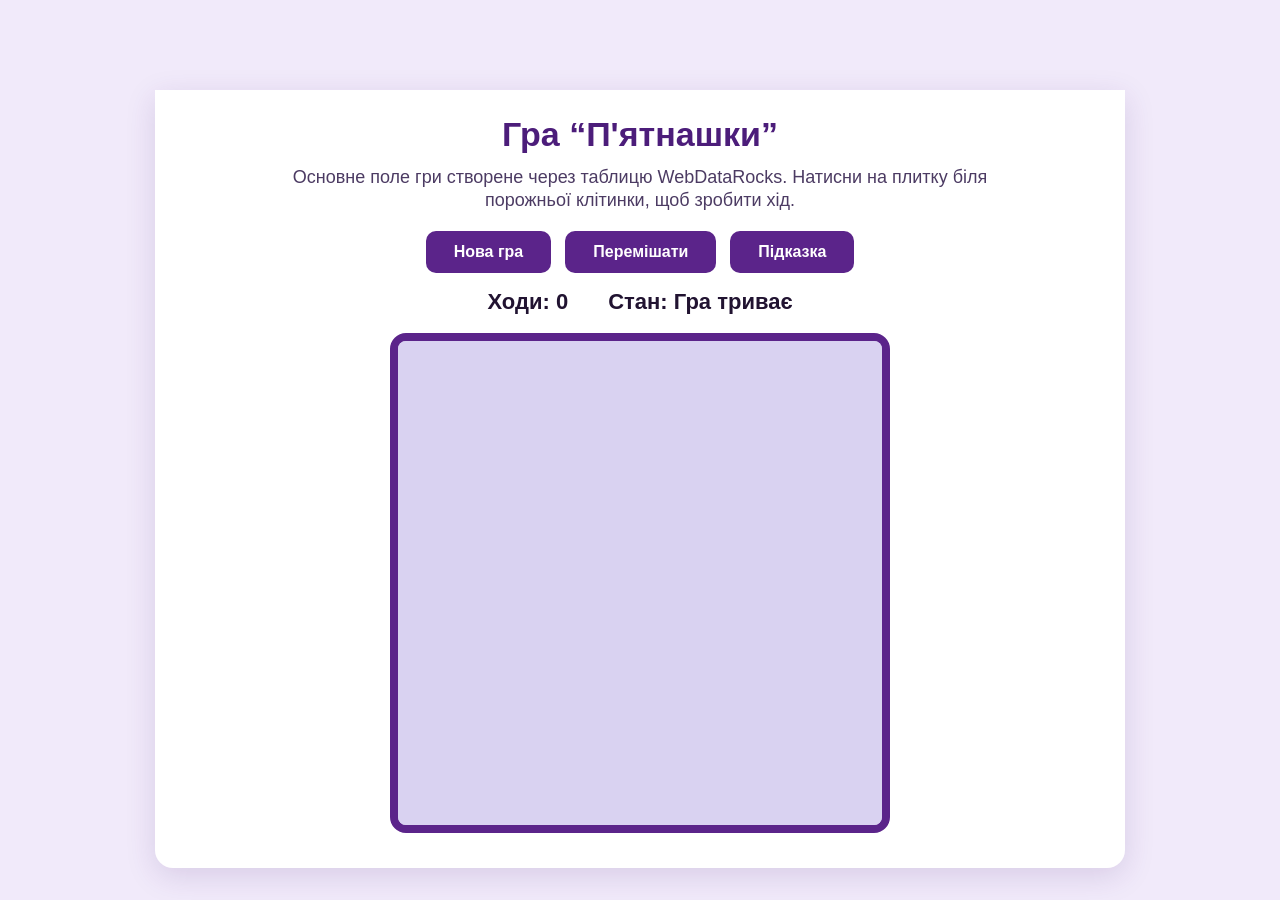
<file: Bonus/index.html>
<!DOCTYPE html>
<html lang="uk">
<head>
    <meta charset="UTF-8">
    <title>П'ятнашки WebDataRocks</title>

    <link rel="stylesheet" href="https://cdn.webdatarocks.com/latest/webdatarocks.min.css">
    <link rel="stylesheet" href="style.css">
</head>
<body>

<div class="game">
    <h1>Гра “П'ятнашки”</h1>

    <p class="description">
        Основне поле гри створене через таблицю WebDataRocks.
        Натисни на плитку біля порожньої клітинки, щоб зробити хід.
    </p>

    <div class="buttons">
        <button onclick="newGame()">Нова гра</button>
        <button onclick="shuffleGame()">Перемішати</button>
        <button onclick="showHint()">Підказка</button>
    </div>

    <div class="info">
        <span>Ходи: <b id="moves">0</b></span>
        <span>Стан: <b id="status">Гра триває</b></span>
    </div>

    <div class="board-frame">
        <div id="wdr-component"></div>
    </div>
</div>

<script src="https://cdn.webdatarocks.com/latest/webdatarocks.js"></script>
<script src="script.js"></script>

</body>
</html>
</file>
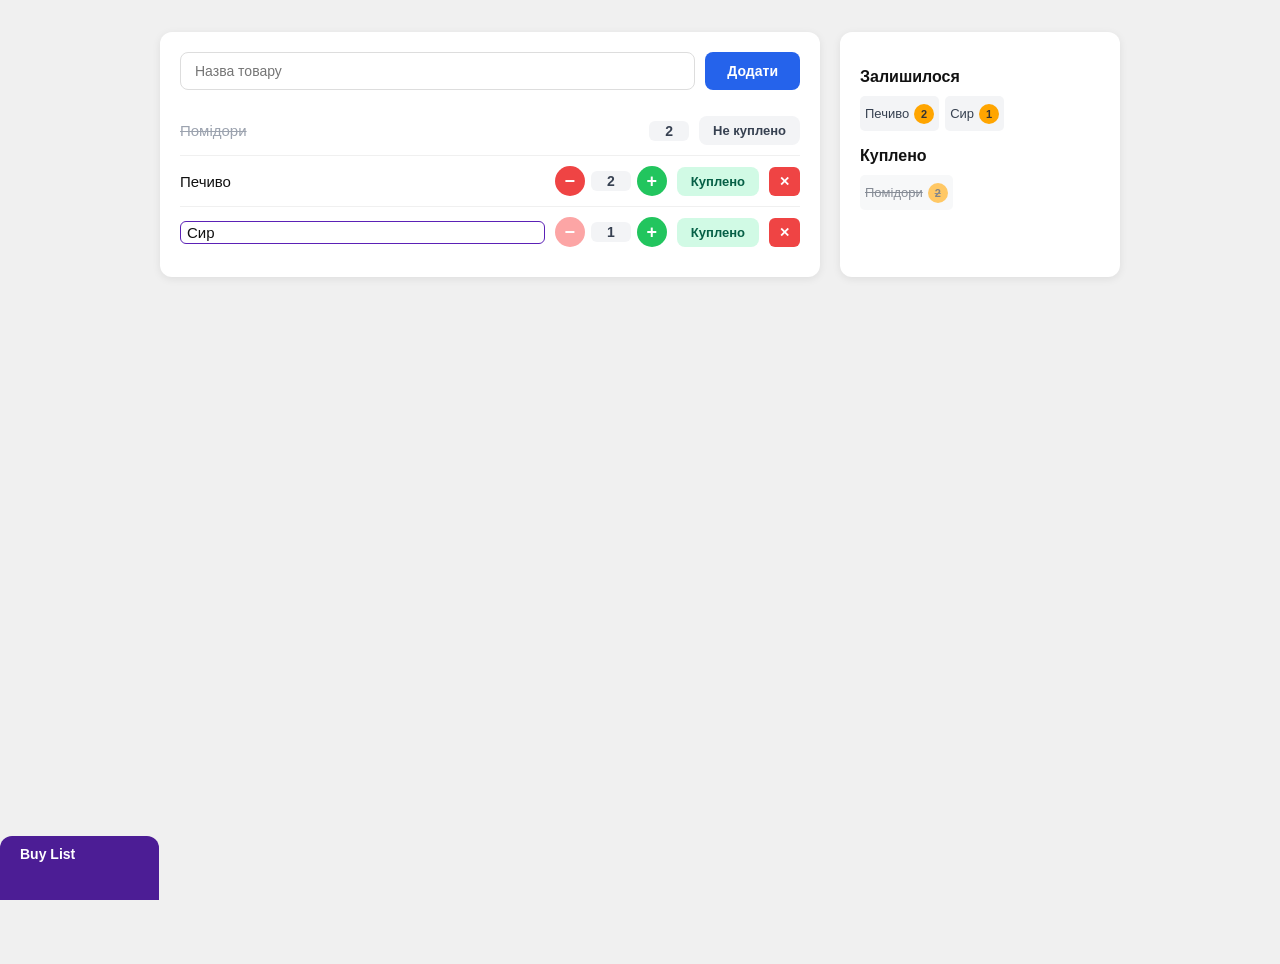
<file: Hw-1/index.html>
<!DOCTYPE html>
<html lang="uk">
<head>
  <meta charset="UTF-8" />
  <meta name="viewport" content="width=device-width, initial-scale=1.0"/>
  <title>Buy List</title>
  <link rel="stylesheet" href="styles.css" />
</head>
<body>

<div class="app-wrapper">

  <div class="card">
    <div class="add-row">
      <input type="text" placeholder="Назва товару" />
      <button class="btn btn-add" data-tooltip="Додати товар">Додати</button>
    </div>

    <div class="item-row">
      <span class="item-name bought-name">Помідори</span>
      <span class="qty-display">2</span>
      <button class="btn btn-toggle" data-tooltip="Позначити як куплено">Не куплено</button>
    </div>

    <div class="item-row">
      <span class="item-name">Печиво</span>
      <div class="qty-controls">
        <button class="btn-qty minus" data-tooltip="Зменшити кількість">−</button>
        <span class="qty-display">2</span>
        <button class="btn-qty plus" data-tooltip="Збільшити кількість">+</button>
      </div>
      <button class="btn btn-toggle bought" data-tooltip="Позначити як не куплено">Куплено</button>
      <button class="btn btn-delete" data-tooltip="Видалити товар">✕</button>
    </div>

    <div class="item-row">
      <span class="item-name editing">Сир</span>
      <div class="qty-controls">
        <button class="btn-qty minus disabled" data-tooltip="Зменшити кількість">−</button>
        <span class="qty-display">1</span>
        <button class="btn-qty plus" data-tooltip="Збільшити кількість">+</button>
      </div>
      <button class="btn btn-toggle bought" data-tooltip="Позначити як не куплено">Куплено</button>
      <button class="btn btn-delete" data-tooltip="Видалити товар">✕</button>
    </div>
  </div>

  <div class="card">
    <div class="summary-section">
      <h3>Залишилося</h3>
      <div class="tags">
        <span class="product-item">Печиво <span class="amount">2</span></span>
        <span class="product-item">Сир <span class="amount">1</span></span>
      </div>
    </div>
    <div class="summary-section">
      <h3>Куплено</h3>
      <div class="tags">
        <span class="product-item bought-tag">Помідори <span class="amount">2</span></span>
      </div>
    </div>
  </div>

</div>

<div class="badge">
  <div class="badge-title">Buy List</div>
  <div class="badge-author">Created by:<br><strong>Кристина Попкова</strong></div>
</div>

</body>
</html>
</file>
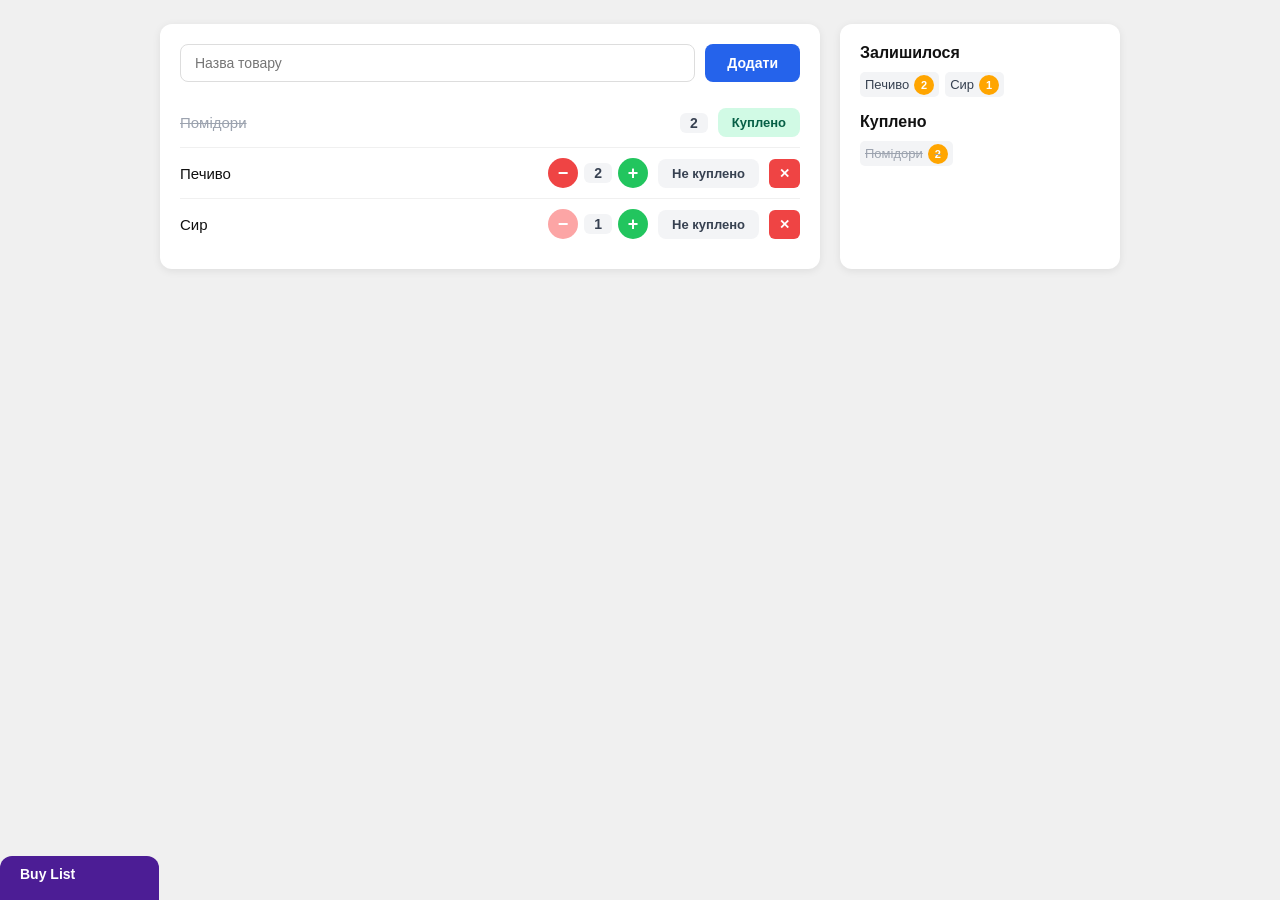
<file: HW2/index.html>
<!DOCTYPE html>
<html lang="uk">
<head>
  <meta charset="UTF-8" />
  <meta name="viewport" content="width=device-width, initial-scale=1.0"/>
  <title>Buy List</title>
  <link rel="stylesheet" href="styles.css" />
</head>
<body>

<div class="app-wrapper">

  <div class="card">
    <div class="add-row">
      <input type="text" id="new-item-input" placeholder="Назва товару" />
      <button class="btn btn-add" id="add-btn" data-tooltip="Додати товар">Додати</button>
    </div>
    <div id="item-list"></div>
  </div>

  <div class="card">
    <div class="summary-section">
      <h3>Залишилося</h3>
      <div class="tags" id="remaining-tags"></div>
    </div>
    <div class="summary-section">
      <h3>Куплено</h3>
      <div class="tags" id="bought-tags"></div>
    </div>
  </div>

</div>

<div class="badge">
  <div class="badge-title">Buy List</div>
  <div class="badge-author">Created by:<br><strong>Кристина Попкова</strong></div>
</div>

<script src="script.js"></script>
</body>
</html>
</file>
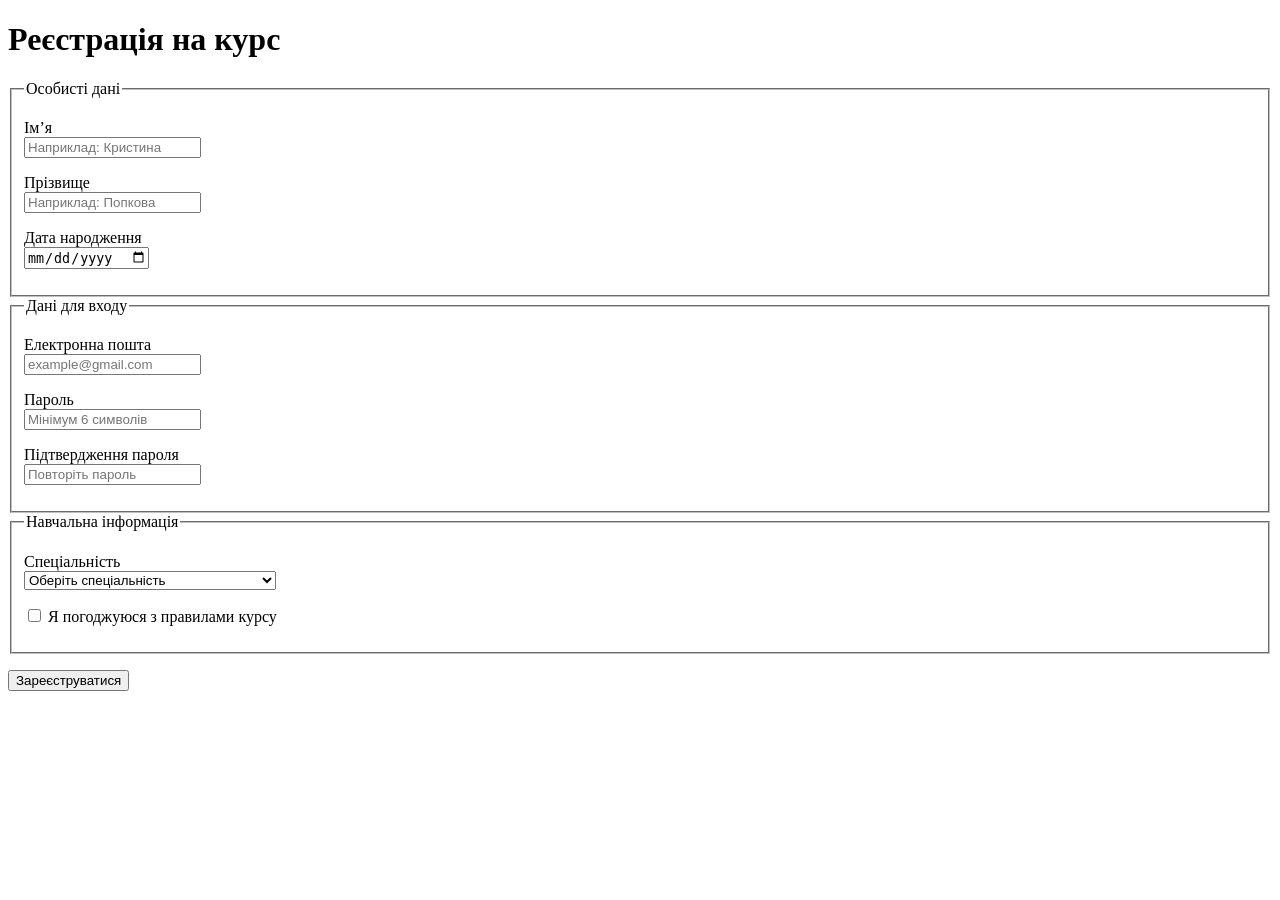
<file: Lab01/form.html>
<!doctype html>
<html lang="uk">
<head>
  <meta charset="utf-8">
  <meta name="viewport" content="width=device-width, initial-scale=1">
  <title>Реєстрація на курс</title>
</head>
<body>

  <h1>
Реєстрація на курс
</h1>

  <form action="#" method="post">

    <fieldset>
      <legend> 
    Особисті дані
     </legend>

      <p>
        <label for="firstName">Ім’я</label><br>
        <input 
          id="firstName" 
          name="firstName" 
          type="text" 
          required 
          minlength="2"
          placeholder="Наприклад: Кристина"
        >
      </p>

      <p>
        <label for="lastName">Прізвище</label><br>
        <input 
          id="lastName" 
          name="lastName" 
          type="text" 
          required 
          minlength="2"
          placeholder="Наприклад: Попкова"
        >
      </p>

      <p>
        <label for="birthDate">Дата народження</label><br>
        <input 
          id="birthDate" 
          name="birthDate" 
          type="date" 
          required
        >
      </p>
    </fieldset>

    <fieldset>
      <legend>
     Дані для входу
     </legend>

      <p>
        <label for="email">Електронна пошта</label><br>
        <input 
          id="email" 
          name="email" 
          type="email" 
          required
          placeholder="example@gmail.com"
        >
      </p>

      <p>
        <label for="password">Пароль</label><br>
        <input 
          id="password" 
          name="password" 
          type="password" 
          required 
          minlength="6"
          placeholder="Мінімум 6 символів"
        >
      </p>

      <p>
        <label for="confirmPassword">Підтвердження пароля</label><br>
        <input 
          id="confirmPassword" 
          name="confirmPassword" 
          type="password" 
          required 
          minlength="6"
          placeholder="Повторіть пароль"
        >
      </p>
    </fieldset>

    <fieldset>
      <legend>Навчальна інформація</legend>

      <p>
        <label for="specialty">Спеціальність</label><br>
        <select id="specialty" name="specialty" required>
          <option value="">Оберіть спеціальність</option>
          <option value="cybersecurity">Кібербезпека</option>
          <option value="computer-science">Комп’ютерні науки</option>
          <option value="software-engineering">Інженерія програмного забезпечення</option>
          <option value="applied-math">Прикладна математика</option>
        </select>
      </p>

      <p>
        <input 
          id="rules" 
          name="rules" 
          type="checkbox" 
          required
        >
        <label for="rules">Я погоджуюся з правилами курсу</label>
      </p>
    </fieldset>

    <p>
      <button type="submit">Зареєструватися</button>
    </p>

  </form>

</body>
</html>
</file>
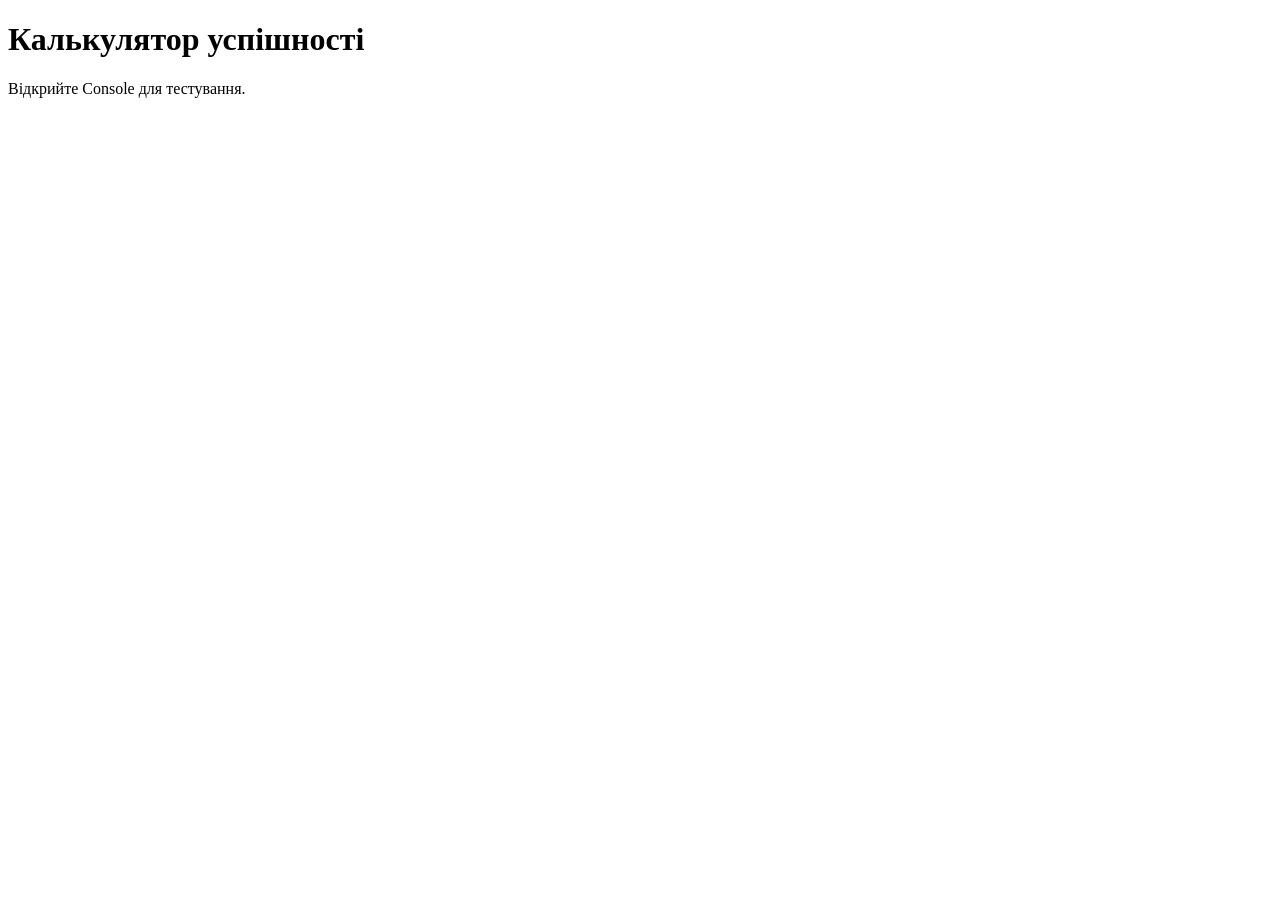
<file: Lab03/grades.html>
<!DOCTYPE html>
<html lang="uk">
<head>
  <meta charset="UTF-8">
  <title>Task 2 — Calc grades</title>
</head>
<body>
  <h1>Калькулятор успішності</h1>
  <p>Відкрийте Console для тестування.</p>
  <script src="grades.js"></script>
</body>
</html>
</file>
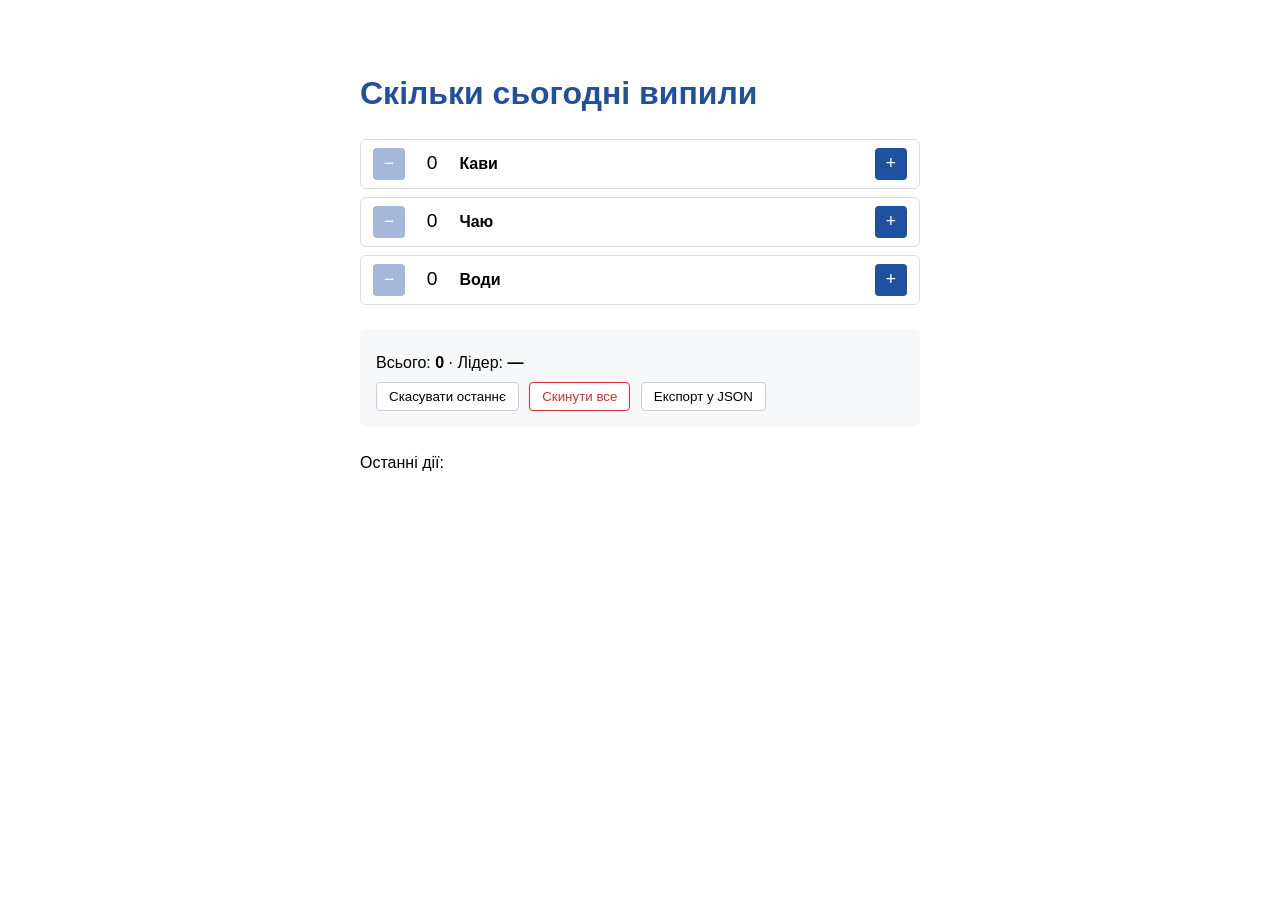
<file: Lab04/page.html>
<!DOCTYPE html>
<html lang="uk">
<head>
  <meta charset="UTF-8">
  <title>Task 2 — Лічильник з історією</title>
  <style>
    body { font-family: -apple-system, sans-serif; max-width: 560px; margin: 2rem auto; padding: 1rem; line-height: 1.5; }
    h1 { color: #2050a0; }
    #counters { display: flex; flex-direction: column; gap: 0.5rem; }
    .counter {
      display: flex; align-items: center; gap: 8px;
      padding: 8px 12px; border: 1px solid #ddd; border-radius: 6px;
      transition: background 0.2s, border-color 0.2s;
    }
    .counter.is-leader { background: #fff7e6; border-color: #b85c00; }
    .counter .label { flex: 1; font-weight: 600; }
    .counter .value { min-width: 2em; text-align: center; font-size: 1.2rem; font-variant-numeric: tabular-nums; }
    .counter button {
      width: 32px; height: 32px;
      background: #2050a0; color: white;
      border: none; border-radius: 4px;
      cursor: pointer; font-size: 1.1rem;
    }
    .counter button:disabled { opacity: 0.4; cursor: not-allowed; }
    .panel { margin: 1.5rem 0; padding: 1rem; background: #f6f8fa; border-radius: 6px; }
    .panel p { margin: 0.4rem 0; }
    .panel button {
      padding: 6px 12px; margin-right: 6px;
      background: white; border: 1px solid #ccd; border-radius: 4px; cursor: pointer;
    }
    .panel button#reset { color: #c33; border-color: #c33; }
    #history { list-style: none; padding-left: 0; font-size: 0.9rem; color: #666; }
    #history li { padding: 2px 0; }
  </style>
</head>
<body>

  <h1>Скільки сьогодні випили</h1>

  <div id="counters">
    <div class="counter" data-name="кави">
      <button class="minus" aria-label="-1">−</button>
      <span class="value">0</span>
      <span class="label">Кави</span>
      <button class="plus" aria-label="+1">+</button>
    </div>
    <div class="counter" data-name="чаю">
      <button class="minus" aria-label="-1">−</button>
      <span class="value">0</span>
      <span class="label">Чаю</span>
      <button class="plus" aria-label="+1">+</button>
    </div>
    <div class="counter" data-name="води">
      <button class="minus" aria-label="-1">−</button>
      <span class="value">0</span>
      <span class="label">Води</span>
      <button class="plus" aria-label="+1">+</button>
    </div>
  </div>

  <div class="panel">
    <p>Всього: <strong id="total">0</strong> · Лідер: <strong id="leader">—</strong></p>
    <button id="undo">Скасувати останнє</button>
    <button id="reset">Скинути все</button>
    <button id="export">Експорт у JSON</button>
  </div>

  <p>Останні дії:</p>
  <ul id="history"></ul>

  <script src="counter.js"></script>
</body>
</html>
</file>
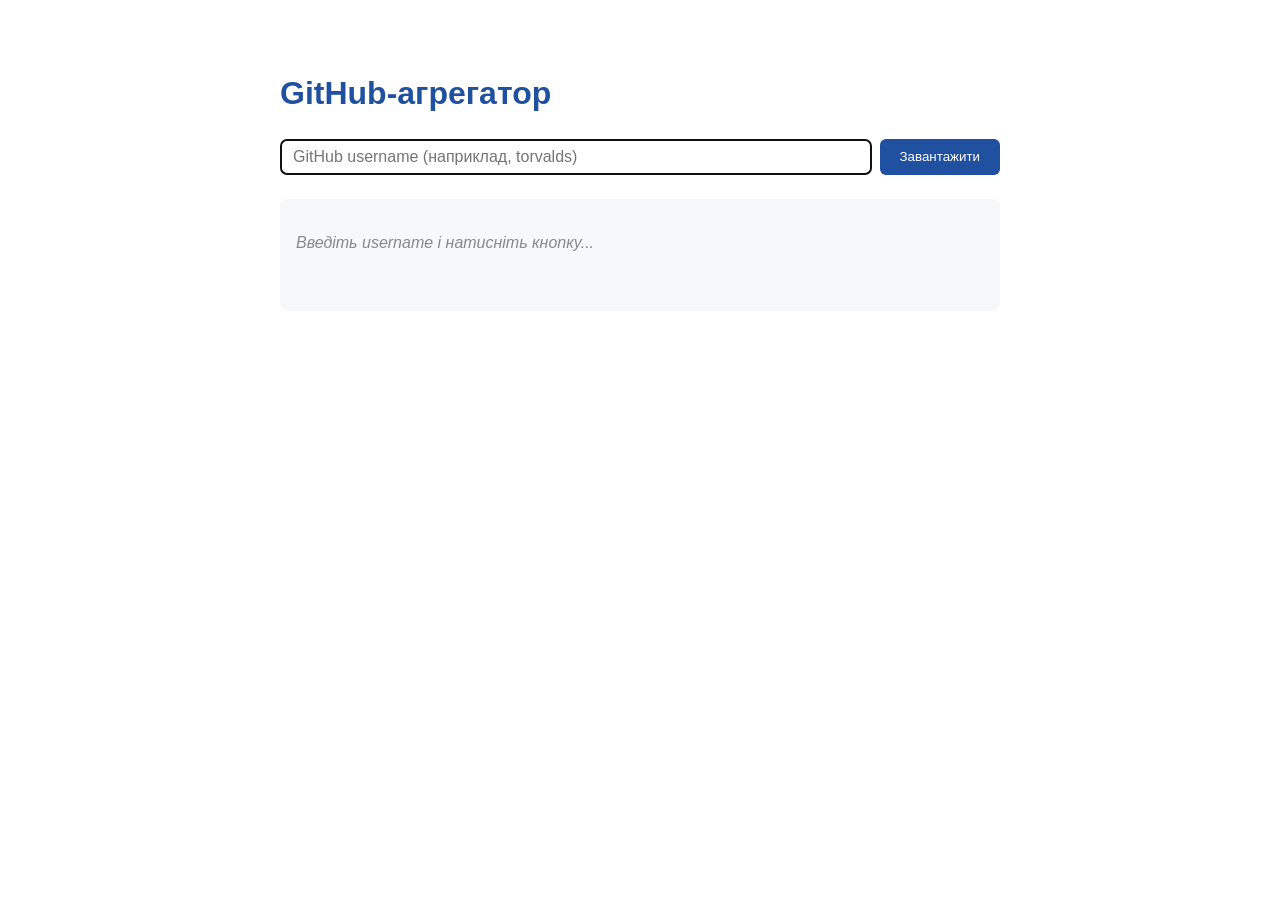
<file: Lab05/page.html>
<!DOCTYPE html>
<html lang="uk">
<head>
  <meta charset="UTF-8">
  <title>Task 2 — GitHub-агрегатор</title>
  <style>
    body { font-family: -apple-system, sans-serif; max-width: 720px; margin: 2rem auto; padding: 1rem; line-height: 1.5; }
    h1 { color: #2050a0; }
    .form { display: flex; gap: 0.5rem; margin-bottom: 1.5rem; }
    #username { flex: 1; padding: 8px 12px; border: 1px solid #ccd; border-radius: 6px; font-size: 1rem; }
    #load { padding: 10px 20px; background: #2050a0; color: white; border: none; border-radius: 6px; cursor: pointer; }
    #load:disabled { opacity: 0.6; cursor: wait; }

    #result { padding: 1rem; background: #f6f8fa; border-radius: 8px; min-height: 80px; }
    .profile { display: flex; gap: 1rem; align-items: center; margin-bottom: 1rem; }
    .profile img { width: 80px; height: 80px; border-radius: 50%; }
    .profile h2 { margin: 0; }
    .profile p { margin: 4px 0 0; color: #555; }

    .stats { display: grid; grid-template-columns: repeat(auto-fit, minmax(140px, 1fr)); gap: 0.5rem; margin: 1rem 0; }
    .stat { padding: 0.5rem; background: white; border-radius: 6px; text-align: center; }
    .stat .label { font-size: 0.8em; color: #666; }
    .stat .value { font-size: 1.3rem; font-weight: 700; color: #2050a0; }

    .top-repos { margin-top: 1rem; }
    .top-repos h3 { margin: 0 0 0.5rem; }
    .repo { padding: 0.5rem; background: white; border-radius: 6px; margin-bottom: 0.5rem; }
    .repo .name { font-weight: 600; color: #2050a0; }
    .repo .desc { font-size: 0.9em; color: #555; margin: 4px 0; }
    .repo .stars { font-size: 0.85em; color: #888; }

    .error { color: #c33; }
    .status { color: #888; font-style: italic; }
  </style>
</head>
<body>

  <h1>GitHub-агрегатор</h1>

  <div class="form">
    <input id="username" type="text" placeholder="GitHub username (наприклад, torvalds)" autofocus>
    <button id="load">Завантажити</button>
  </div>

  <div id="result">
    <p class="status">Введіть username і натисніть кнопку...</p>
  </div>

  <script src="app.js"></script>
</body>
</html>
</file>
<file: Bonus/style.css>
body {
    margin: 0;
    min-height: 100vh;
    background: #f1eafa;
    font-family: Arial, sans-serif;

    display: flex;
    justify-content: center;
    align-items: flex-start;

    padding-top: 90px;
    box-sizing: border-box;
}

.game {
    width: 900px;
    background: white;
    text-align: center;

    padding: 25px 35px 35px;
    border-radius: 0 0 18px 18px;

    box-shadow: 0 8px 30px rgba(75, 35, 120, 0.15);
}

h1 {
    margin: 0 0 12px;
    font-size: 34px;
    color: #4c1d7a;
}

.description {
    width: 760px;
    margin: 0 auto 18px;
    font-size: 18px;
    line-height: 1.3;
    color: #4c3b63;
}

.buttons {
    display: flex;
    justify-content: center;
    gap: 14px;
    margin-bottom: 16px;
}

button {
    padding: 12px 28px;
    border: none;
    border-radius: 10px;

    background: #5b248a;
    color: white;

    font-size: 16px;
    font-weight: bold;

    cursor: pointer;
}

button:hover {
    background: #421866;
}

.info {
    display: flex;
    justify-content: center;
    gap: 40px;

    margin-bottom: 18px;

    font-size: 22px;
    font-weight: bold;
    color: #211331;
}
.board-frame {
    width: 500px;
    height: 500px;

    margin: 0 auto;

    background: #d9d2f1;

    border: 8px solid #5b248a;
    border-radius: 16px;

    overflow: hidden;
    box-sizing: border-box;
    position: relative;
}

#wdr-component {
    width: 500px;
    height: 500px;
    overflow: hidden;
    position: relative;
    background: #d9d2f1;
}

/* Ховаємо зайві елементи WebDataRocks */
#wdr-component .wdr-toolbar-wrapper,
#wdr-component .wdr-credits,
#wdr-component .wdr-sheet-selection-canvas,
#wdr-component .wdr-ui-btn,
#wdr-component .wdr-btn,
#wdr-component [class*="hamburger"],
#wdr-component [class*="menu"] {
    display: none !important;
}

/* Службові клітинки WebDataRocks робимо невидимими */
#wdr-component .wdr-cell {
    opacity: 0;
    pointer-events: none;
}

/* Видимі плитки гри — це саме клітинки WebDataRocks */
#wdr-component .game-tile {
    opacity: 1 !important;
    pointer-events: auto !important;

    position: absolute !important;

    width: 125px !important;
    height: 125px !important;

    background: #5b248a !important;
    color: white !important;

    border: 3px solid white !important;
    box-sizing: border-box !important;

    display: flex !important;
    justify-content: center !important;
    align-items: center !important;

    font-size: 38px !important;
    font-weight: bold !important;

    cursor: pointer !important;
    user-select: none !important;

    transition: left 0.15s ease, top 0.15s ease;
}

/* Текст усередині плитки */
#wdr-component .game-tile div {
    width: 100% !important;
    height: 100% !important;

    display: flex !important;
    justify-content: center !important;
    align-items: center !important;

    padding: 0 !important;
    margin: 0 !important;

    font-size: 38px !important;
    font-weight: bold !important;
    color: white !important;
}

/* Порожня клітинка */
#wdr-component .empty-tile {
    background: #d9d2f1 !important;
    cursor: default !important;
}

#wdr-component .empty-tile,
#wdr-component .empty-tile div {
    color: transparent !important;
}

/* Плитки, які можна пересунути */
#wdr-component .movable-tile {
    border: 5px solid #ffd84d !important;
}

/* Прибираємо фони WebDataRocks */
#wdr-component .wdr-grid-view,
#wdr-component .wdr-grid-layout,
#wdr-component .wdr-scroll-content {
    background: #d9d2f1 !important;
    overflow: hidden !important;
}
</file>
<file: Hw-1/styles.css>
body {
  font-family: 'Segoe UI', Tahoma, Geneva, Verdana, sans-serif;
  background: #f0f0f0;
  min-height: 100vh;
  padding: 24px;
}

.app-wrapper {
  display: grid;
  grid-template-columns: 1fr 280px;
  gap: 20px;
  max-width: 960px;
  margin: 0 auto;
}

@media (max-width: 650px) {
  .app-wrapper {
    grid-template-columns: 1fr;
  }
}

.card {
  background: #fff;
  border-radius: 12px;
  padding: 20px;
  box-shadow: 0 2px 8px rgba(0,0,0,0.08);
}

.add-row {
  display: flex;
  gap: 10px;
  margin-bottom: 16px;
}

.add-row input {
  flex: 1;
  padding: 10px 14px;
  border: 1px solid #ddd;
  border-radius: 8px;
  font-size: 14px;
  color: #999;
  outline: none;
}

.btn {
  position: relative;
  border: none;
  border-radius: 8px;
  cursor: pointer;
  font-size: 14px;
  font-weight: 600;
}

.btn-add {
  background: #2563eb;
  color: #fff;
  padding: 10px 22px;
}

.btn-toggle {
  background: #f3f4f6;
  color: #374151;
  padding: 7px 14px;
  font-size: 13px;
  border: none;
  border-radius: 8px;
  cursor: pointer;
}

.btn-toggle.bought {
  background: #d1fae5;
  color: #065f46;
}

.btn-delete {
  background: #ef4444;
  color: #fff;
  padding: 7px 10px;
  border-radius: 6px;
  border: none;
  cursor: pointer;
  font-size: 13px;
}

.btn-qty {
  width: 30px;
  height: 30px;
  border-radius: 50%;
  font-size: 18px;
  font-weight: 700;
  display: inline-flex;
  align-items: center;
  justify-content: center;
  border: none;
  cursor: pointer;
  position: relative;
}

.btn-qty.minus { background: #ef4444; color: #fff; }
.btn-qty.minus.disabled { background: #fca5a5; cursor: not-allowed; }
.btn-qty.plus  { background: #22c55e; color: #fff; }


.item-row {
  display: flex;
  align-items: center;
  gap: 10px;
  padding: 10px 0;
  border-bottom: 1px solid #f0f0f0;
}
.item-row:last-child { border-bottom: none; }

.item-name {
  flex: 1;
  font-size: 15px;
  color: #111;
}

.item-name.bought-name {
  text-decoration: line-through;
  color: #9ca3af;
}

.item-name.editing {
  border: 1px solid #5b21b6;
  border-radius: 6px;
  padding: 2px 6px;
}

.qty-controls {
  display: flex;
  align-items: center;
  gap: 6px;
}

.qty-display {
  min-width: 28px;
  text-align: center;
  font-size: 14px;
  font-weight: 600;
  color: #374151;
  background: #f3f4f6;
  border-radius: 6px;
  padding: 2px 6px;
}

.summary-section { margin-bottom: 16px; }
.summary-section h3 {
  font-size: 16px;
  font-weight: 700;
  color: #111;
  margin-bottom: 10px;
}

.tags {
  display: flex;
  flex-wrap: wrap;
  gap: 6px;
}

.product-item {
  background-color: #f3f4f6;
  display: inline-flex;
  align-items: center;
  gap: 5px;
  height: 25px;
  padding: 5px;
  border-radius: 5px;
  font-size: 13px;
  color: #374151;
}

.product-item.bought-tag {
  text-decoration: line-through;
  opacity: 0.6;
}

.amount {
  background-color: orange;
  border-radius: 10px;
  display: inline-block;
  height: 20px;
  width: 20px;
  text-align: center;
  font-size: 11px;
  font-weight: 700;
  color: #333;
  line-height: 20px;
}

[data-tooltip] {
  position: relative;
}

[data-tooltip]::after {
  content: attr(data-tooltip);
  position: absolute;
  bottom: calc(100% + 8px);
  left: 50%;
  transform: translateX(-50%) scaleY(0);
  transform-origin: bottom center;
  background: #5b21b6;
  color: #fff;
  font-size: 12px;
  font-weight: 500;
  padding: 5px 10px;
  border-radius: 8px;
  white-space: nowrap;
  pointer-events: none;
  opacity: 0;
  transition: opacity 0.25s ease, transform 0.25s ease;
  z-index: 100;
}

[data-tooltip]:hover::after {
  opacity: 1;
  transform: translateX(-50%) scaleY(1);
}

.badge {
  position: fixed;
  bottom: 0;
  left: 0;
  background: #4c1d95;
  color: #fff;
  font-size: 14px;
  font-weight: 700;
  padding: 10px 20px;
  border-radius: 12px 12px 0 0;
  cursor: default;
  overflow: hidden;
  height: 44px;
  transition: height 0.4s cubic-bezier(0.34, 1.56, 0.64, 1),
              background 0.3s ease;
  z-index: 999;
}

.badge:hover {
  height: 90px;
  background: #6d28d9;
}

.badge-title {
  white-space: nowrap;
}

.badge-author {
  font-size: 13px;
  font-weight: 400;
  margin-top: 6px;
  opacity: 0;
  transform: translateY(6px);
  transition: opacity 0.3s ease 0.15s, transform 0.3s ease 0.15s;
  white-space: nowrap;
}

.badge:hover .badge-author {
  opacity: 1;
  transform: translateY(0);
}

 print {
  body { background: #fff; padding: 0; }

  .app-wrapper { grid-template-columns: 1fr; }

  .add-row,
  .btn-delete,
  .btn-qty,
  .btn-toggle { display: none !important; }

  .badge {
    position: static;
    background: #fff !important;
    color: #4c1d95 !important;
    border: 2px solid #4c1d95;
    border-radius: 12px;
    height: auto;
    padding: 12px 20px;
    margin-top: 20px;
    width: fit-content;
  }

  .badge-title { display: none; }

  .badge-author {
    opacity: 1 !important;
    transform: none !important;
    color: #4c1d95;
    font-size: 15px;
  }
}
</file>
<file: HW2/styles.css>
*, *::before, *::after { box-sizing: border-box; margin: 0; padding: 0; }

body {
  font-family: 'Segoe UI', Tahoma, Geneva, Verdana, sans-serif;
  background: #f0f0f0;
  min-height: 100vh;
  padding: 24px;
}


.app-wrapper {
  display: grid;
  grid-template-columns: 1fr 280px;
  gap: 20px;
  max-width: 960px;
  margin: 0 auto;
}

@media (max-width: 650px) {
  .app-wrapper { grid-template-columns: 1fr; }
}


.card {
  background: #fff;
  border-radius: 12px;
  padding: 20px;
  box-shadow: 0 2px 8px rgba(0,0,0,0.08);
}


.add-row {
  display: flex;
  gap: 10px;
  margin-bottom: 16px;
}

.add-row input {
  flex: 1;
  padding: 10px 14px;
  border: 1px solid #ddd;
  border-radius: 8px;
  font-size: 14px;
  color: #555;
  outline: none;
}

.btn {
  position: relative;
  border: none;
  border-radius: 8px;
  cursor: pointer;
  font-size: 14px;
  font-weight: 600;
}

.btn-add {
  background: #2563eb;
  color: #fff;
  padding: 10px 22px;
}

.btn-toggle {
  background: #f3f4f6;
  color: #374151;
  padding: 7px 14px;
  font-size: 13px;
  border: none;
  border-radius: 8px;
  cursor: pointer;
}

.btn-toggle.bought {
  background: #d1fae5;
  color: #065f46;
}

.btn-delete {
  background: #ef4444;
  color: #fff;
  padding: 7px 10px;
  border-radius: 6px;
  border: none;
  cursor: pointer;
  font-size: 13px;
}

.btn-qty {
  width: 30px;
  height: 30px;
  border-radius: 50%;
  font-size: 18px;
  font-weight: 700;
  display: inline-flex;
  align-items: center;
  justify-content: center;
  border: none;
  cursor: pointer;
  position: relative;
}

.btn-qty.minus { background: #ef4444; color: #fff; }
.btn-qty.minus.disabled { background: #fca5a5; cursor: not-allowed; }
.btn-qty.plus  { background: #22c55e; color: #fff; }

.item-row {
  display: flex;
  align-items: center;
  gap: 10px;
  padding: 10px 0;
  border-bottom: 1px solid #f0f0f0;
}
.item-row:last-child { border-bottom: none; }

.item-name {
  flex: 1;
  font-size: 15px;
  color: #111;
}

.item-name.bought-name {
  text-decoration: line-through;
  color: #9ca3af;
}

.item-name.editing {
  flex: 1;
  padding: 2px 6px;
  border: 1px solid #5b21b6;
  border-radius: 6px;
  font-size: 15px;
  outline: none;
}

.qty-controls {
  display: flex;
  align-items: center;
  gap: 6px;
}

.qty-display {
  min-width: 28px;
  text-align: center;
  font-size: 14px;
  font-weight: 600;
  color: #374151;
  background: #f3f4f6;
  border-radius: 6px;
  padding: 2px 6px;
}

.summary-section { margin-bottom: 16px; }
.summary-section h3 {
  font-size: 16px;
  font-weight: 700;
  color: #111;
  margin-bottom: 10px;
}

.tags {
  display: flex;
  flex-wrap: wrap;
  gap: 6px;
}

.product-item {
  background-color: #f3f4f6;
  display: inline-flex;
  align-items: center;
  gap: 5px;
  height: 25px;
  padding: 5px;
  border-radius: 5px;
  font-size: 13px;
  color: #374151;
}

.product-item.bought-tag {
  text-decoration: line-through;
  color: #9ca3af;
}

.amount {
  background-color: orange;
  border-radius: 10px;
  display: inline-block;
  height: 20px;
  width: 20px;
  text-align: center;
  font-size: 11px;
  font-weight: 700;
  color: #fff;
  line-height: 20px;
}

[data-tooltip] { position: relative; }

[data-tooltip]::after {
  content: attr(data-tooltip);
  position: absolute;
  bottom: calc(100% + 8px);
  left: 50%;
  transform: translateX(-50%) scaleY(0);
  transform-origin: bottom center;
  background: #5b21b6;
  color: #fff;
  font-size: 12px;
  font-weight: 500;
  padding: 5px 10px;
  border-radius: 8px;
  white-space: nowrap;
  pointer-events: none;
  opacity: 0;
  transition: opacity 0.25s ease, transform 0.25s ease;
  z-index: 100;
}

[data-tooltip]:hover::after {
  opacity: 1;
  transform: translateX(-50%) scaleY(1);
}

.badge {
  position: fixed;
  bottom: 0;
  left: 0;
  background: #4c1d95;
  color: #fff;
  font-size: 14px;
  font-weight: 700;
  padding: 10px 20px;
  border-radius: 12px 12px 0 0;
  cursor: default;
  overflow: hidden;
  height: 44px;
  transition: height 0.4s cubic-bezier(0.34, 1.56, 0.64, 1), background 0.3s ease;
  z-index: 999;
}

.badge:hover { height: 90px; background: #6d28d9; }

.badge-title { white-space: nowrap; }

.badge-author {
  font-size: 13px;
  font-weight: 400;
  margin-top: 6px;
  opacity: 0;
  transform: translateY(6px);
  transition: opacity 0.3s ease 0.15s, transform 0.3s ease 0.15s;
  white-space: nowrap;
}

.badge:hover .badge-author {
  opacity: 1;
  transform: translateY(0);
}

/* ========== PRINT ========== */
@media print {
  body { background: #fff; padding: 0; }
  .app-wrapper { grid-template-columns: 1fr; }
  .add-row, .btn-delete, .btn-qty, .btn-toggle { display: none !important; }

  .badge {
    position: static;
    background: #fff !important;
    color: #4c1d95 !important;
    border: 2px solid #4c1d95;
    border-radius: 12px;
    height: auto;
    padding: 12px 20px;
    margin-top: 20px;
    width: fit-content;
  }

  .badge-title { display: none; }

  .badge-author {
    opacity: 1 !important;
    transform: none !important;
    color: #4c1d95;
    font-size: 15px;
  }
}
</file>
